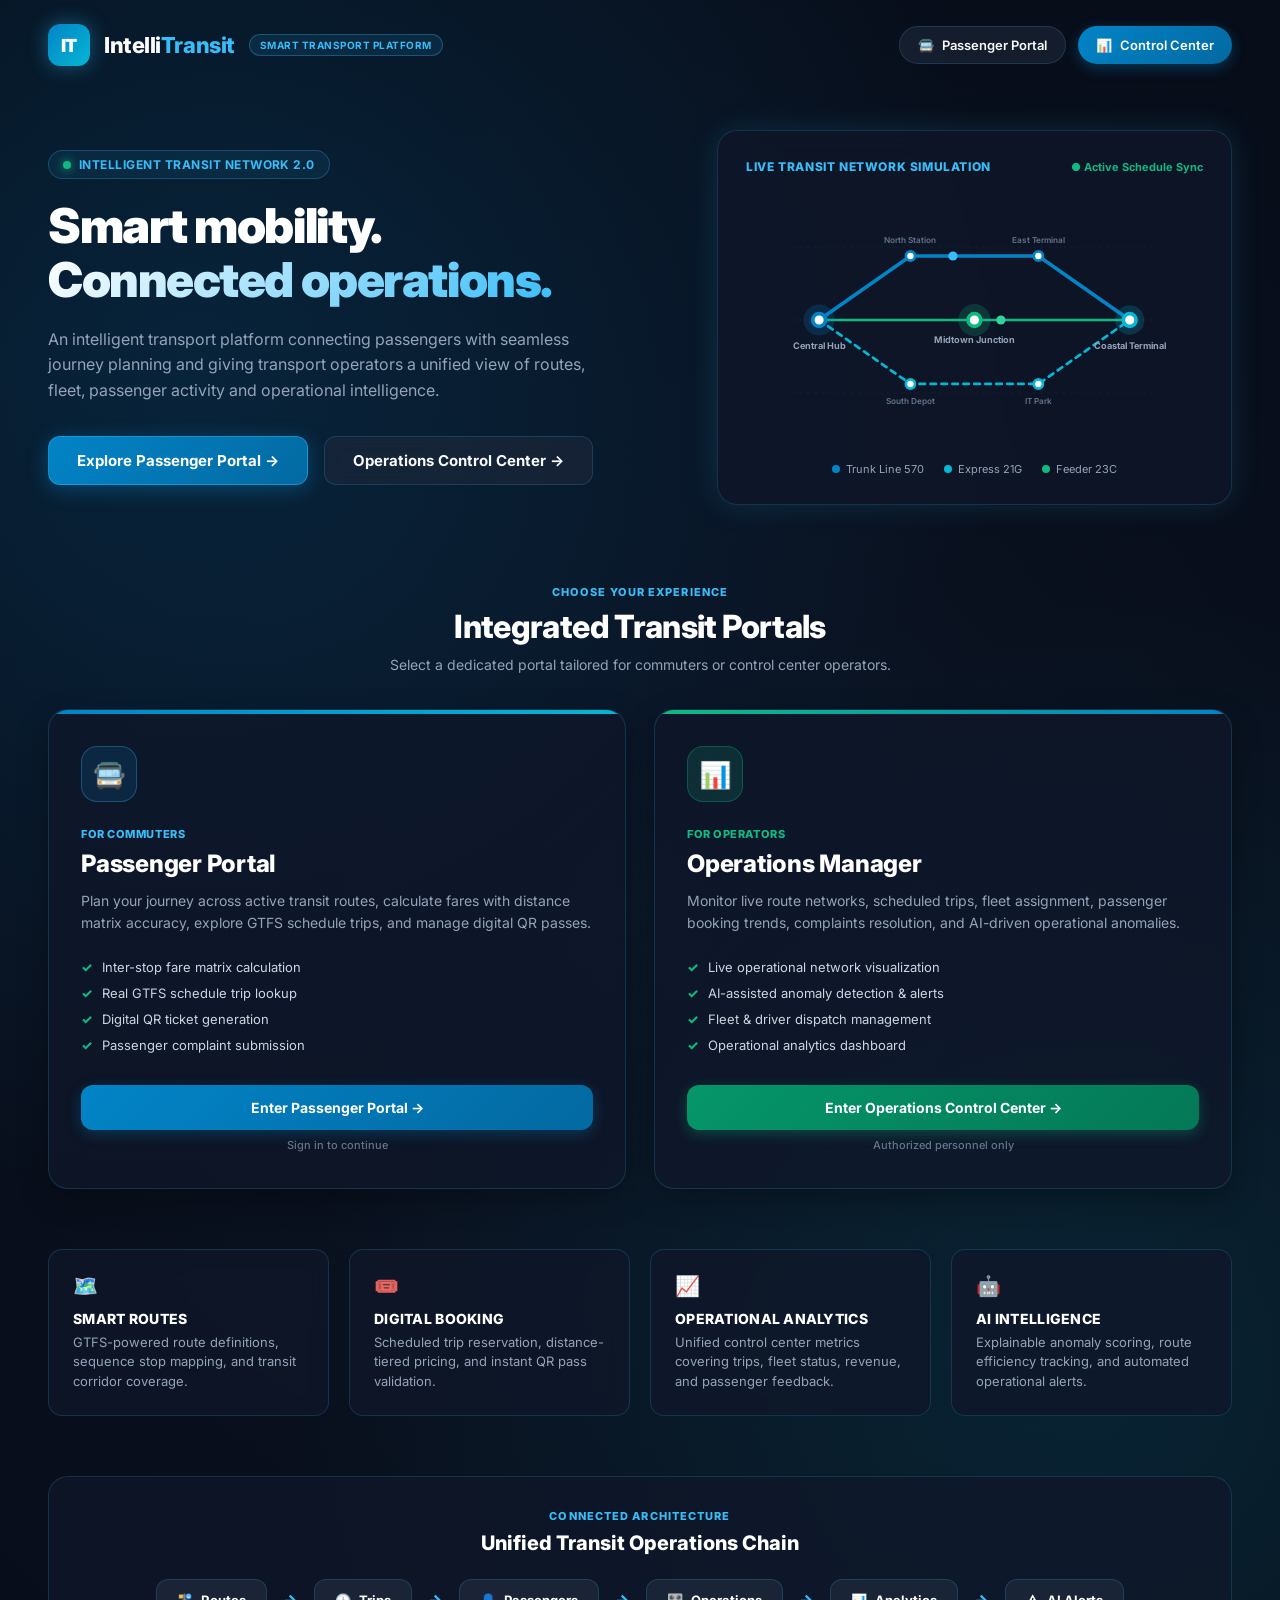
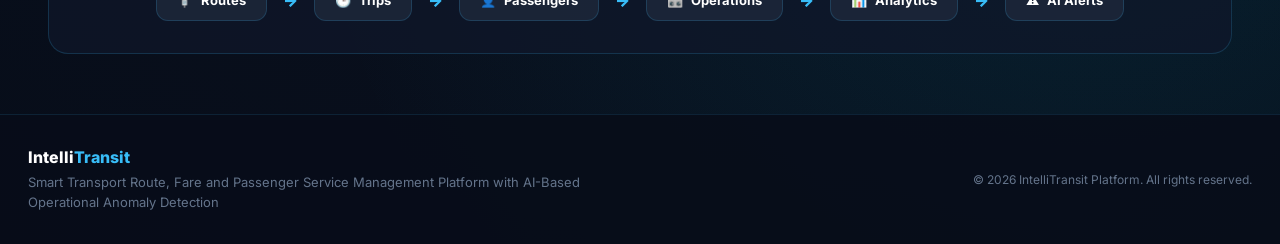
<file: backend/src/main/resources/static/index.html>
<!DOCTYPE html>
<html lang="en">
<head>
    <meta charset="UTF-8">
    <meta name="viewport" content="width=device-width, initial-scale=1.0">
    <title>IntelliTransit — Intelligent Transport & Operations Platform</title>
    <!-- Inter Font -->
    <link rel="preconnect" href="https://fonts.googleapis.com">
    <link rel="preconnect" href="https://fonts.gstatic.com" crossorigin>
    <link href="https://fonts.googleapis.com/css2?family=Inter:wght@300;400;500;600;700;800;900&display=swap" rel="stylesheet">
    <style>
        :root {
            --bg-dark: #070d19;
            --bg-card: rgba(15, 23, 42, 0.75);
            --bg-card-hover: rgba(30, 41, 59, 0.85);
            --primary: #0284c7;
            --primary-glow: #38bdf8;
            --primary-dark: #0369a1;
            --accent-cyan: #06b6d4;
            --accent-emerald: #10b981;
            --accent-amber: #f59e0b;
            --text-main: #f8fafc;
            --text-muted: #94a3b8;
            --text-subtle: #64748b;
            --border-color: rgba(56, 189, 248, 0.18);
            --border-hover: rgba(56, 189, 248, 0.45);
            --radius-lg: 20px;
            --radius-md: 14px;
            --shadow-glow: 0 0 30px rgba(56, 189, 248, 0.15);
        }

        * {
            box-sizing: border-box;
            margin: 0;
            padding: 0;
            font-family: 'Inter', system-ui, -apple-system, sans-serif;
        }

        body {
            background-color: var(--bg-dark);
            color: var(--text-main);
            min-height: 100vh;
            display: flex;
            flex-direction: column;
            overflow-x: hidden;
            background-image: 
                radial-gradient(circle at 15% 20%, rgba(2, 132, 199, 0.18) 0%, transparent 45%),
                radial-gradient(circle at 85% 75%, rgba(6, 182, 212, 0.12) 0%, transparent 45%),
                radial-gradient(circle at 50% 50%, rgba(15, 23, 42, 0.5) 0%, transparent 100%);
        }

        a {
            text-decoration: none;
            color: inherit;
        }

        /* HEADER / NAVBAR */
        .navbar {
            max-width: 1240px;
            width: 100%;
            margin: 0 auto;
            padding: 24px 28px;
            display: flex;
            align-items: center;
            justify-content: space-between;
            z-index: 10;
        }

        .nav-brand {
            display: flex;
            align-items: center;
            gap: 14px;
        }

        .brand-icon {
            width: 42px;
            height: 42px;
            background: linear-gradient(135deg, var(--primary) 0%, var(--accent-cyan) 100%);
            border-radius: 12px;
            display: flex;
            align-items: center;
            justify-content: center;
            font-weight: 900;
            font-size: 18px;
            color: #ffffff;
            box-shadow: 0 0 20px rgba(56, 189, 248, 0.4);
            letter-spacing: -0.03em;
        }

        .brand-title {
            font-size: 22px;
            font-weight: 800;
            letter-spacing: -0.02em;
            color: #ffffff;
        }

        .brand-title span {
            color: var(--primary-glow);
        }

        .brand-badge {
            background: rgba(56, 189, 248, 0.1);
            color: var(--primary-glow);
            border: 1px solid rgba(56, 189, 248, 0.3);
            padding: 4px 10px;
            border-radius: 20px;
            font-size: 10px;
            font-weight: 700;
            letter-spacing: 0.05em;
            text-transform: uppercase;
        }

        .nav-links {
            display: flex;
            gap: 12px;
        }

        .nav-btn {
            padding: 10px 18px;
            border-radius: 30px;
            font-size: 13px;
            font-weight: 600;
            transition: all 0.25s ease;
            display: flex;
            align-items: center;
            gap: 8px;
        }

        .nav-btn-secondary {
            background: rgba(30, 41, 59, 0.6);
            border: 1px solid var(--border-color);
            color: var(--text-main);
        }

        .nav-btn-secondary:hover {
            background: rgba(30, 41, 59, 0.9);
            border-color: var(--primary-glow);
            transform: translateY(-1px);
        }

        .nav-btn-primary {
            background: linear-gradient(135deg, var(--primary) 0%, var(--primary-dark) 100%);
            color: #ffffff;
            box-shadow: 0 4px 14px rgba(2, 132, 199, 0.35);
        }

        .nav-btn-primary:hover {
            box-shadow: 0 6px 20px rgba(56, 189, 248, 0.5);
            transform: translateY(-1px);
        }

        /* MAIN CONTAINER */
        .container {
            max-width: 1240px;
            width: 100%;
            margin: 0 auto;
            padding: 20px 28px 60px 28px;
            flex: 1;
            display: flex;
            flex-direction: column;
            gap: 60px;
        }

        /* HERO SECTION */
        .hero {
            display: grid;
            grid-template-columns: 1.1fr 0.9fr;
            gap: 40px;
            align-items: center;
            padding: 20px 0;
        }

        .hero-badge {
            display: inline-flex;
            align-items: center;
            gap: 8px;
            background: rgba(56, 189, 248, 0.08);
            border: 1px solid rgba(56, 189, 248, 0.25);
            padding: 6px 14px;
            border-radius: 30px;
            color: var(--primary-glow);
            font-size: 12px;
            font-weight: 700;
            margin-bottom: 20px;
            letter-spacing: 0.04em;
        }

        .hero-badge-dot {
            width: 8px;
            height: 8px;
            background-color: var(--accent-emerald);
            border-radius: 50%;
            box-shadow: 0 0 10px var(--accent-emerald);
            animation: pulse 2s infinite ease-in-out;
        }

        .hero-title {
            font-size: 48px;
            font-weight: 900;
            line-height: 1.12;
            letter-spacing: -0.03em;
            color: #ffffff;
            margin-bottom: 20px;
        }

        .hero-title span {
            background: linear-gradient(135deg, #ffffff 0%, var(--primary-glow) 100%);
            -webkit-background-clip: text;
            -webkit-text-fill-color: transparent;
        }

        .hero-subtitle {
            font-size: 16px;
            line-height: 1.6;
            color: var(--text-muted);
            margin-bottom: 32px;
            max-width: 540px;
        }

        .hero-actions {
            display: flex;
            gap: 16px;
            flex-wrap: wrap;
        }

        .btn-large {
            padding: 14px 28px;
            border-radius: 12px;
            font-size: 15px;
            font-weight: 700;
            display: inline-flex;
            align-items: center;
            gap: 10px;
            transition: all 0.25s cubic-bezier(0.16, 1, 0.3, 1);
            cursor: pointer;
        }

        .btn-primary-glow {
            background: linear-gradient(135deg, var(--primary) 0%, #0369a1 100%);
            color: #ffffff;
            border: 1px solid rgba(56, 189, 248, 0.4);
            box-shadow: 0 4px 20px rgba(2, 132, 199, 0.4);
        }

        .btn-primary-glow:hover {
            box-shadow: 0 6px 28px rgba(56, 189, 248, 0.6);
            transform: translateY(-2px);
        }

        .btn-glass {
            background: rgba(30, 41, 59, 0.6);
            color: var(--text-main);
            border: 1px solid var(--border-color);
            backdrop-filter: blur(10px);
        }

        .btn-glass:hover {
            background: rgba(30, 41, 59, 0.9);
            border-color: var(--primary-glow);
            transform: translateY(-2px);
        }

        /* HERO VISUAL (ANIMATED NETWORK GRAPHIC) */
        .hero-visual-card {
            background: var(--bg-card);
            border: 1px solid var(--border-color);
            border-radius: var(--radius-lg);
            padding: 28px;
            position: relative;
            box-shadow: var(--shadow-glow);
            backdrop-filter: blur(16px);
            overflow: hidden;
            display: flex;
            flex-direction: column;
            align-items: center;
            justify-content: center;
            min-height: 340px;
        }

        .network-svg {
            width: 100%;
            height: 260px;
            overflow: visible;
        }

        /* ROLE SELECTION SECTION */
        .section-header {
            text-align: center;
            max-width: 600px;
            margin: 0 auto 36px auto;
        }

        .section-tag {
            color: var(--primary-glow);
            font-size: 11px;
            font-weight: 800;
            letter-spacing: 0.1em;
            text-transform: uppercase;
            margin-bottom: 8px;
        }

        .section-title {
            font-size: 32px;
            font-weight: 800;
            letter-spacing: -0.02em;
            color: #ffffff;
            margin-bottom: 10px;
        }

        .section-sub {
            font-size: 14px;
            color: var(--text-muted);
        }

        .role-cards-grid {
            display: grid;
            grid-template-columns: repeat(auto-fit, minmax(320px, 1fr));
            gap: 28px;
        }

        .role-card {
            background: var(--bg-card);
            border: 1px solid var(--border-color);
            border-radius: var(--radius-lg);
            padding: 36px 32px;
            display: flex;
            flex-direction: column;
            justify-content: space-between;
            transition: all 0.3s cubic-bezier(0.16, 1, 0.3, 1);
            position: relative;
            overflow: hidden;
            box-shadow: 0 10px 30px rgba(0, 0, 0, 0.3);
        }

        .role-card::before {
            content: '';
            position: absolute;
            top: 0;
            left: 0;
            right: 0;
            height: 4px;
            background: transparent;
            transition: all 0.3s ease;
        }

        .role-card-passenger::before {
            background: linear-gradient(90deg, #0284c7, #06b6d4);
        }

        .role-card-manager::before {
            background: linear-gradient(90deg, #10b981, #0284c7);
        }

        .role-card:hover {
            transform: translateY(-4px);
            border-color: var(--border-hover);
            box-shadow: 0 16px 40px rgba(2, 132, 199, 0.2);
            background: var(--bg-card-hover);
        }

        .role-icon-wrapper {
            width: 56px;
            height: 56px;
            border-radius: 16px;
            display: flex;
            align-items: center;
            justify-content: center;
            font-size: 26px;
            margin-bottom: 20px;
        }

        .role-icon-passenger {
            background: rgba(2, 132, 199, 0.15);
            color: #38bdf8;
            border: 1px solid rgba(56, 189, 248, 0.3);
        }

        .role-icon-manager {
            background: rgba(16, 185, 129, 0.15);
            color: #34d399;
            border: 1px solid rgba(16, 185, 129, 0.3);
        }

        .role-badge {
            font-size: 11px;
            font-weight: 800;
            letter-spacing: 0.05em;
            text-transform: uppercase;
            margin-bottom: 8px;
            display: inline-block;
        }

        .role-badge-passenger { color: var(--primary-glow); }
        .role-badge-manager { color: var(--accent-emerald); }

        .role-title {
            font-size: 24px;
            font-weight: 800;
            color: #ffffff;
            margin-bottom: 12px;
            letter-spacing: -0.01em;
        }

        .role-desc {
            font-size: 14px;
            color: var(--text-muted);
            line-height: 1.6;
            margin-bottom: 24px;
        }

        .role-features {
            list-style: none;
            margin-bottom: 32px;
            display: flex;
            flex-direction: column;
            gap: 10px;
        }

        .role-features li {
            font-size: 13px;
            color: #cbd5e1;
            display: flex;
            align-items: center;
            gap: 10px;
        }

        .role-features li span {
            color: var(--accent-emerald);
            font-weight: 800;
        }

        .role-btn {
            width: 100%;
            padding: 14px;
            border-radius: 12px;
            font-size: 14px;
            font-weight: 700;
            text-align: center;
            display: flex;
            align-items: center;
            justify-content: center;
            gap: 8px;
            transition: all 0.25s ease;
        }

        .role-btn-passenger {
            background: linear-gradient(135deg, #0284c7 0%, #0369a1 100%);
            color: #ffffff;
            box-shadow: 0 4px 14px rgba(2, 132, 199, 0.3);
        }

        .role-btn-passenger:hover {
            box-shadow: 0 6px 20px rgba(56, 189, 248, 0.5);
        }

        .role-btn-manager {
            background: linear-gradient(135deg, #059669 0%, #047857 100%);
            color: #ffffff;
            box-shadow: 0 4px 14px rgba(16, 185, 129, 0.3);
        }

        .role-btn-manager:hover {
            box-shadow: 0 6px 20px rgba(16, 185, 129, 0.5);
        }

        /* CAPABILITY STRIP */
        .capabilities-grid {
            display: grid;
            grid-template-columns: repeat(auto-fit, minmax(240px, 1fr));
            gap: 20px;
        }

        .cap-card {
            background: var(--bg-card);
            border: 1px solid var(--border-color);
            border-radius: var(--radius-md);
            padding: 24px;
            backdrop-filter: blur(10px);
            transition: all 0.25s ease;
        }

        .cap-card:hover {
            border-color: var(--border-hover);
            transform: translateY(-2px);
        }

        .cap-icon {
            font-size: 20px;
            margin-bottom: 12px;
            color: var(--primary-glow);
        }

        .cap-title {
            font-size: 14px;
            font-weight: 800;
            color: #ffffff;
            letter-spacing: 0.02em;
            margin-bottom: 6px;
            text-transform: uppercase;
        }

        .cap-desc {
            font-size: 13px;
            color: var(--text-muted);
            line-height: 1.5;
        }

        /* MINI SCHEMATIC SECTION */
        .schematic-card {
            background: var(--bg-card);
            border: 1px solid var(--border-color);
            border-radius: var(--radius-lg);
            padding: 32px;
            text-align: center;
        }

        .schematic-flow {
            display: flex;
            align-items: center;
            justify-content: center;
            gap: 16px;
            flex-wrap: wrap;
            margin-top: 24px;
        }

        .schematic-node {
            background: rgba(30, 41, 59, 0.8);
            border: 1px solid var(--border-color);
            padding: 12px 20px;
            border-radius: 12px;
            font-size: 13px;
            font-weight: 700;
            color: #ffffff;
            display: flex;
            align-items: center;
            gap: 8px;
        }

        .schematic-arrow {
            color: var(--primary-glow);
            font-weight: 900;
            font-size: 16px;
        }

        /* FOOTER */
        .footer {
            border-top: 1px solid rgba(56, 189, 248, 0.12);
            padding: 32px 28px;
            margin-top: auto;
            background: rgba(7, 13, 25, 0.9);
        }

        .footer-inner {
            max-width: 1240px;
            margin: 0 auto;
            display: flex;
            align-items: center;
            justify-content: space-between;
            flex-wrap: wrap;
            gap: 20px;
        }

        .footer-text {
            font-size: 13px;
            color: var(--text-subtle);
            max-width: 600px;
            line-height: 1.5;
        }

        .footer-brand {
            font-weight: 800;
            color: #ffffff;
            font-size: 16px;
        }

        .footer-brand span {
            color: var(--primary-glow);
        }

        /* ANIMATIONS */
        @keyframes pulse {
            0%, 100% { opacity: 1; transform: scale(1); }
            50% { opacity: 0.5; transform: scale(0.85); }
        }

        /* RESPONSIVE LAYOUT */
        @media (max-width: 900px) {
            .hero {
                grid-template-columns: 1fr;
                text-align: center;
            }

            .hero-subtitle {
                margin: 0 auto 32px auto;
            }

            .hero-actions {
                justify-content: center;
            }

            .navbar {
                flex-direction: column;
                gap: 16px;
            }
        }
    </style>
</head>
<body>

    <!-- NAVBAR -->
    <header class="navbar">
        <div class="nav-brand">
            <div class="brand-icon">IT</div>
            <div>
                <div class="brand-title">Intelli<span>Transit</span></div>
            </div>
            <span class="brand-badge">SMART TRANSPORT PLATFORM</span>
        </div>

        <nav class="nav-links">
            <a href="/passenger.html" class="nav-btn nav-btn-secondary">
                <span>🚍</span> Passenger Portal
            </a>
            <a href="/manager.html" class="nav-btn nav-btn-primary">
                <span>📊</span> Control Center
            </a>
        </nav>
    </header>

    <!-- MAIN CONTENT -->
    <main class="container">

        <!-- HERO SECTION -->
        <section class="hero">
            <div>
                <div class="hero-badge">
                    <span class="hero-badge-dot"></span> INTELLIGENT TRANSIT NETWORK 2.0
                </div>
                <h1 class="hero-title">
                    Smart mobility.<br>
                    <span>Connected operations.</span>
                </h1>
                <p class="hero-subtitle">
                    An intelligent transport platform connecting passengers with seamless journey planning and giving transport operators a unified view of routes, fleet, passenger activity and operational intelligence.
                </p>
                <div class="hero-actions">
                    <a href="/passenger.html" class="btn-large btn-primary-glow">
                        Explore Passenger Portal →
                    </a>
                    <a href="/manager.html" class="btn-large btn-glass">
                        Operations Control Center →
                    </a>
                </div>
            </div>

            <!-- HERO VISUAL: ANIMATED TRANSIT NETWORK -->
            <div class="hero-visual-card">
                <div style="width:100%;display:flex;justify-content:space-between;align-items:center;margin-bottom:16px;">
                    <div style="font-size:12px;font-weight:800;color:var(--primary-glow);letter-spacing:0.05em;text-transform:uppercase;">
                        Live Transit Network Simulation
                    </div>
                    <span style="font-size:11px;color:var(--accent-emerald);font-weight:700;">● Active Schedule Sync</span>
                </div>

                <svg class="network-svg" viewBox="0 0 500 240" fill="none" xmlns="http://www.w3.org/2000/svg">
                    <!-- Background Grid Lines -->
                    <line x1="50" y1="40" x2="450" y2="40" stroke="rgba(56,189,248,0.06)" stroke-dasharray="4 4" />
                    <line x1="50" y1="120" x2="450" y2="120" stroke="rgba(56,189,248,0.06)" stroke-dasharray="4 4" />
                    <line x1="50" y1="200" x2="450" y2="200" stroke="rgba(56,189,248,0.06)" stroke-dasharray="4 4" />

                    <!-- Route Paths -->
                    <!-- Route 1: Central Hub to North Corridor -->
                    <path d="M 80 120 L 180 50 L 320 50 L 420 120" stroke="#0284c7" stroke-width="4" stroke-linecap="round" />
                    <!-- Route 2: Central Hub to South Express -->
                    <path d="M 80 120 L 180 190 L 320 190 L 420 120" stroke="#06b6d4" stroke-width="3" stroke-dasharray="6 6" stroke-linecap="round" />
                    <!-- Route 3: Direct Trunk Line -->
                    <path d="M 80 120 L 250 120 L 420 120" stroke="#10b981" stroke-width="3" stroke-linecap="round" />

                    <!-- Pulse Animations on Nodes -->
                    <circle cx="80" cy="120" r="14" fill="rgba(2,132,199,0.2)">
                        <animate attributeName="r" values="10;18;10" dur="3s" repeatCount="indefinite"/>
                    </circle>
                    <circle cx="250" cy="120" r="14" fill="rgba(16,185,129,0.2)">
                        <animate attributeName="r" values="10;18;10" dur="2.5s" repeatCount="indefinite"/>
                    </circle>
                    <circle cx="420" cy="120" r="14" fill="rgba(6,182,212,0.2)">
                        <animate attributeName="r" values="10;18;10" dur="3.5s" repeatCount="indefinite"/>
                    </circle>

                    <!-- Station Nodes -->
                    <circle cx="80" cy="120" r="7" fill="#ffffff" stroke="#0284c7" stroke-width="4" />
                    <text x="80" y="152" fill="#94a3b8" font-size="10" font-weight="700" text-anchor="middle">Central Hub</text>

                    <circle cx="180" cy="50" r="5" fill="#ffffff" stroke="#0284c7" stroke-width="3" />
                    <text x="180" y="36" fill="#64748b" font-size="9" font-weight="600" text-anchor="middle">North Station</text>

                    <circle cx="320" cy="50" r="5" fill="#ffffff" stroke="#0284c7" stroke-width="3" />
                    <text x="320" y="36" fill="#64748b" font-size="9" font-weight="600" text-anchor="middle">East Terminal</text>

                    <circle cx="250" cy="120" r="7" fill="#ffffff" stroke="#10b981" stroke-width="4" />
                    <text x="250" y="145" fill="#94a3b8" font-size="10" font-weight="700" text-anchor="middle">Midtown Junction</text>

                    <circle cx="180" cy="190" r="5" fill="#ffffff" stroke="#06b6d4" stroke-width="3" />
                    <text x="180" y="212" fill="#64748b" font-size="9" font-weight="600" text-anchor="middle">South Depot</text>

                    <circle cx="320" cy="190" r="5" fill="#ffffff" stroke="#06b6d4" stroke-width="3" />
                    <text x="320" y="212" fill="#64748b" font-size="9" font-weight="600" text-anchor="middle">IT Park</text>

                    <circle cx="420" cy="120" r="7" fill="#ffffff" stroke="#06b6d4" stroke-width="4" />
                    <text x="420" y="152" fill="#94a3b8" font-size="10" font-weight="700" text-anchor="middle">Coastal Terminal</text>

                    <!-- Moving Transit Dot 1 (North Route) -->
                    <circle r="5" fill="#38bdf8">
                        <animateMotion path="M 80 120 L 180 50 L 320 50 L 420 120 L 320 50 L 180 50 Z" dur="6s" repeatCount="indefinite" />
                    </circle>

                    <!-- Moving Transit Dot 2 (Trunk Line) -->
                    <circle r="5" fill="#34d399">
                        <animateMotion path="M 80 120 L 250 120 L 420 120 L 250 120 Z" dur="4.5s" repeatCount="indefinite" />
                    </circle>
                </svg>

                <div style="display:flex;gap:20px;margin-top:12px;font-size:11px;color:var(--text-muted);">
                    <span style="display:flex;align-items:center;gap:6px;"><span style="width:8px;height:8px;background:#0284c7;border-radius:50%;"></span> Trunk Line 570</span>
                    <span style="display:flex;align-items:center;gap:6px;"><span style="width:8px;height:8px;background:#06b6d4;border-radius:50%;"></span> Express 21G</span>
                    <span style="display:flex;align-items:center;gap:6px;"><span style="width:8px;height:8px;background:#10b981;border-radius:50%;"></span> Feeder 23C</span>
                </div>
            </div>
        </section>

        <!-- ROLE SELECTION SECTION -->
        <section>
            <div class="section-header">
                <div class="section-tag">CHOOSE YOUR EXPERIENCE</div>
                <h2 class="section-title">Integrated Transit Portals</h2>
                <p class="section-sub">Select a dedicated portal tailored for commuters or control center operators.</p>
            </div>

            <div class="role-cards-grid">
                <!-- CARD 1: PASSENGER PORTAL -->
                <div class="role-card role-card-passenger">
                    <div>
                        <div class="role-icon-wrapper role-icon-passenger">🚍</div>
                        <span class="role-badge role-badge-passenger">FOR COMMUTERS</span>
                        <h3 class="role-title">Passenger Portal</h3>
                        <p class="role-desc">
                            Plan your journey across active transit routes, calculate fares with distance matrix accuracy, explore GTFS schedule trips, and manage digital QR passes.
                        </p>
                        <ul class="role-features">
                            <li><span>✓</span> Inter-stop fare matrix calculation</li>
                            <li><span>✓</span> Real GTFS schedule trip lookup</li>
                            <li><span>✓</span> Digital QR ticket generation</li>
                            <li><span>✓</span> Passenger complaint submission</li>
                        </ul>
                    </div>
                    <a href="/passenger.html" class="role-btn role-btn-passenger">
                        Enter Passenger Portal →
                    </a>
                    <div style="font-size:11px;color:var(--text-subtle);text-align:center;margin-top:8px;font-weight:500;">Sign in to continue</div>
                </div>

                <!-- CARD 2: OPERATIONS MANAGER -->
                <div class="role-card role-card-manager">
                    <div>
                        <div class="role-icon-wrapper role-icon-manager">📊</div>
                        <span class="role-badge role-badge-manager">FOR OPERATORS</span>
                        <h3 class="role-title">Operations Manager</h3>
                        <p class="role-desc">
                            Monitor live route networks, scheduled trips, fleet assignment, passenger booking trends, complaints resolution, and AI-driven operational anomalies.
                        </p>
                        <ul class="role-features">
                            <li><span>✓</span> Live operational network visualization</li>
                            <li><span>✓</span> AI-assisted anomaly detection & alerts</li>
                            <li><span>✓</span> Fleet & driver dispatch management</li>
                            <li><span>✓</span> Operational analytics dashboard</li>
                        </ul>
                    </div>
                    <a href="/manager.html" class="role-btn role-btn-manager">
                        Enter Operations Control Center →
                    </a>
                    <div style="font-size:11px;color:var(--text-subtle);text-align:center;margin-top:8px;font-weight:500;">Authorized personnel only</div>
                </div>
            </div>
        </section>

        <!-- CAPABILITY STRIP -->
        <section class="capabilities-grid">
            <div class="cap-card">
                <div class="cap-icon">🗺️</div>
                <div class="cap-title">SMART ROUTES</div>
                <div class="cap-desc">GTFS-powered route definitions, sequence stop mapping, and transit corridor coverage.</div>
            </div>
            <div class="cap-card">
                <div class="cap-icon">🎟️</div>
                <div class="cap-title">DIGITAL BOOKING</div>
                <div class="cap-desc">Scheduled trip reservation, distance-tiered pricing, and instant QR pass validation.</div>
            </div>
            <div class="cap-card">
                <div class="cap-icon">📈</div>
                <div class="cap-title">OPERATIONAL ANALYTICS</div>
                <div class="cap-desc">Unified control center metrics covering trips, fleet status, revenue, and passenger feedback.</div>
            </div>
            <div class="cap-card">
                <div class="cap-icon">🤖</div>
                <div class="cap-title">AI INTELLIGENCE</div>
                <div class="cap-desc">Explainable anomaly scoring, route efficiency tracking, and automated operational alerts.</div>
            </div>
        </section>

        <!-- MINI SCHEMATIC SECTION -->
        <section class="schematic-card">
            <div class="section-tag">CONNECTED ARCHITECTURE</div>
            <h3 style="font-size:20px;font-weight:800;color:#ffffff;margin-top:6px;">Unified Transit Operations Chain</h3>
            <div class="schematic-flow">
                <div class="schematic-node"><span>🚏</span> Routes</div>
                <div class="schematic-arrow">→</div>
                <div class="schematic-node"><span>🕒</span> Trips</div>
                <div class="schematic-arrow">→</div>
                <div class="schematic-node"><span>👤</span> Passengers</div>
                <div class="schematic-arrow">→</div>
                <div class="schematic-node"><span>🎛️</span> Operations</div>
                <div class="schematic-arrow">→</div>
                <div class="schematic-node"><span>📊</span> Analytics</div>
                <div class="schematic-arrow">→</div>
                <div class="schematic-node"><span>⚠️</span> AI Alerts</div>
            </div>
        </section>

    </main>

    <!-- FOOTER -->
    <footer class="footer">
        <div class="footer-inner">
            <div>
                <div class="footer-brand">Intelli<span>Transit</span></div>
                <p class="footer-text" style="margin-top:6px;">
                    Smart Transport Route, Fare and Passenger Service Management Platform with AI-Based Operational Anomaly Detection
                </p>
            </div>
            <div style="font-size:12px;color:var(--text-subtle);">
                © 2026 IntelliTransit Platform. All rights reserved.
            </div>
        </div>
    </footer>

</body>
</html>
</file>
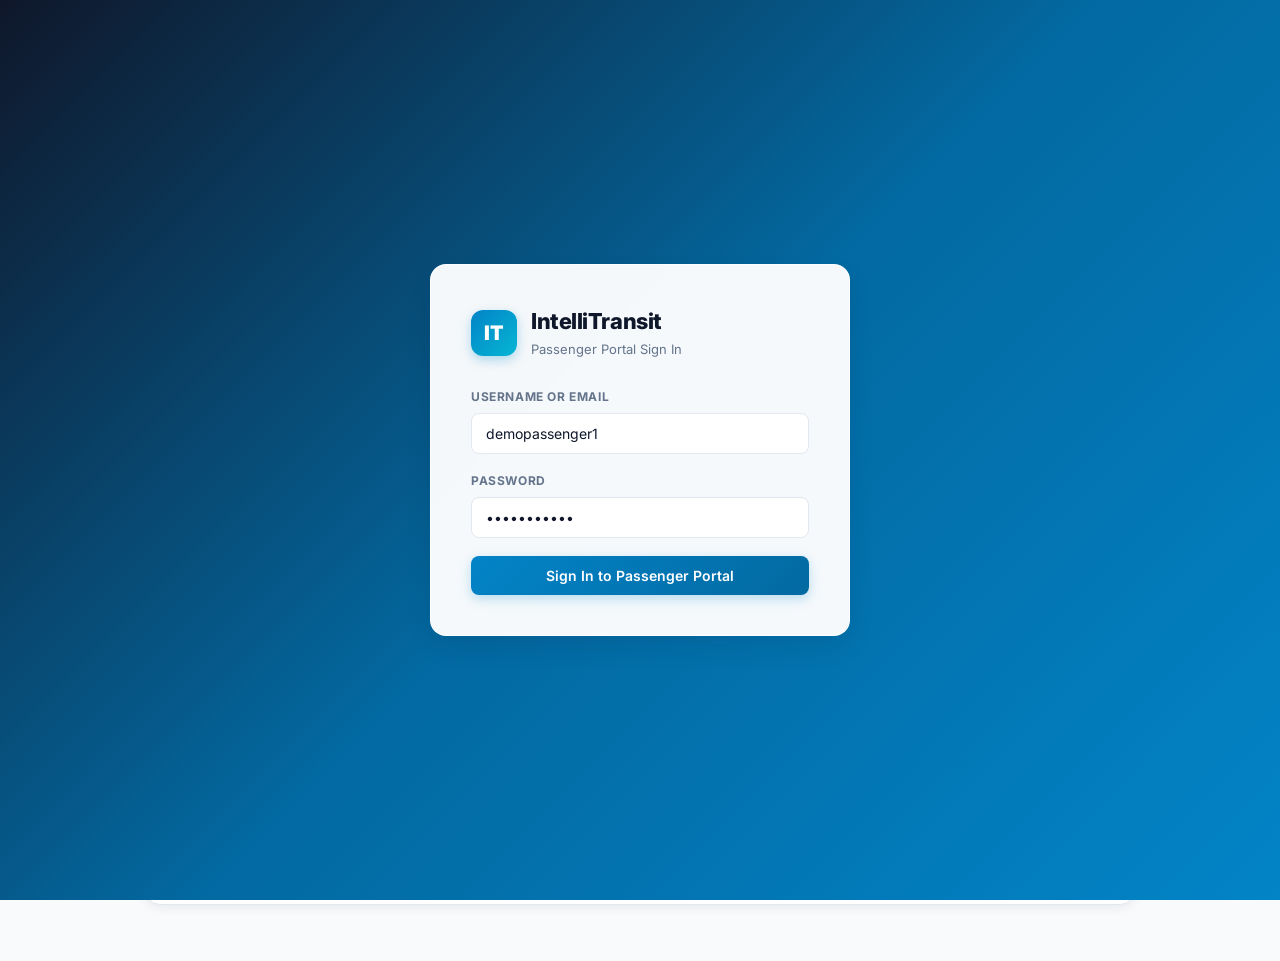
<file: backend/src/main/resources/static/passenger.html>
<!DOCTYPE html>
<html lang="en">
<head>
    <meta charset="UTF-8">
    <meta name="viewport" content="width=device-width, initial-scale=1.0">
    <title>IntelliTransit — Passenger Portal</title>
    <!-- Inter Font & Lucide Icons -->
    <link rel="preconnect" href="https://fonts.googleapis.com">
    <link rel="preconnect" href="https://fonts.gstatic.com" crossorigin>
    <link href="https://fonts.googleapis.com/css2?family=Inter:wght@300;400;500;600;700;800;900&display=swap" rel="stylesheet">
    <style>
        :root {
            --bg-body: #f8fafc;
            --bg-card: #ffffff;
            --primary: #0284c7;
            --primary-hover: #0369a1;
            --primary-light: #f0f9ff;
            --primary-border: #bae6fd;
            --secondary: #0f172a;
            --accent-cyan: #06b6d4;
            --accent-emerald: #10b981;
            
            --text-main: #0f172a;
            --text-muted: #64748b;
            --text-subtle: #94a3b8;
            --border-color: #e2e8f0;
            --border-light: #f1f5f9;
            
            --radius-lg: 16px;
            --radius-md: 12px;
            --radius-sm: 8px;
            
            --shadow-sm: 0 1px 3px 0 rgb(0 0 0 / 0.05);
            --shadow-md: 0 4px 12px -2px rgba(15, 23, 42, 0.08);
            --shadow-lg: 0 12px 28px -4px rgba(15, 23, 42, 0.12);
            --shadow-glow: 0 0 20px rgba(2, 132, 199, 0.18);
        }

        * {
            box-sizing: border-box;
            margin: 0;
            padding: 0;
            font-family: 'Inter', system-ui, -apple-system, sans-serif;
        }

        body {
            background-color: var(--bg-body);
            background-image: 
                radial-gradient(at 0% 0%, rgba(2, 132, 199, 0.04) 0px, transparent 50%),
                radial-gradient(at 100% 100%, rgba(6, 182, 212, 0.04) 0px, transparent 50%);
            background-attachment: fixed;
            color: var(--text-main);
            min-height: 100vh;
            display: flex;
            flex-direction: column;
            font-size: 14px;
            line-height: 1.5;
            -webkit-font-smoothing: antialiased;
        }

        /* ANIMATIONS */
        @keyframes fadeInUp {
            from { opacity: 0; transform: translateY(12px); }
            to { opacity: 1; transform: translateY(0); }
        }

        @keyframes scaleIn {
            from { opacity: 0; transform: scale(0.96); }
            to { opacity: 1; transform: scale(1); }
        }

        @keyframes pulseDot {
            0%, 100% { opacity: 1; transform: scale(1); }
            50% { opacity: 0.5; transform: scale(1.2); }
        }

        @keyframes slideInRight {
            from { opacity: 0; transform: translateX(20px); }
            to { opacity: 1; transform: translateX(0); }
        }

        /* LOGIN OVERLAY */
        #login-view {
            position: fixed;
            inset: 0;
            background: linear-gradient(135deg, #0f172a 0%, #0369a1 50%, #0284c7 100%);
            display: flex;
            align-items: center;
            justify-content: center;
            z-index: 9999;
            padding: 20px;
        }

        .login-card {
            background: rgba(255, 255, 255, 0.96);
            backdrop-filter: blur(16px);
            border-radius: var(--radius-lg);
            padding: 40px;
            width: 100%;
            max-width: 420px;
            box-shadow: var(--shadow-lg);
            border: 1px solid rgba(255, 255, 255, 0.8);
            animation: scaleIn 0.3s cubic-bezier(0.16, 1, 0.3, 1);
        }

        .login-brand {
            display: flex;
            align-items: center;
            gap: 14px;
            margin-bottom: 28px;
        }

        .brand-icon {
            width: 46px;
            height: 46px;
            background: linear-gradient(135deg, var(--primary) 0%, var(--accent-cyan) 100%);
            color: white;
            border-radius: var(--radius-md);
            display: flex;
            align-items: center;
            justify-content: center;
            font-weight: 900;
            font-size: 20px;
            box-shadow: 0 4px 12px rgba(2, 132, 199, 0.3);
        }

        .login-title {
            font-size: 22px;
            font-weight: 800;
            color: var(--text-main);
            letter-spacing: -0.02em;
        }

        .login-subtitle {
            font-size: 13px;
            color: var(--text-muted);
            margin-top: 2px;
        }

        .form-group {
            margin-bottom: 18px;
        }

        .form-label {
            display: block;
            font-size: 12px;
            font-weight: 700;
            text-transform: uppercase;
            letter-spacing: 0.05em;
            color: var(--text-muted);
            margin-bottom: 7px;
        }

        .form-input, .form-select {
            width: 100%;
            padding: 11px 14px;
            font-size: 14px;
            border: 1px solid var(--border-color);
            border-radius: var(--radius-sm);
            outline: none;
            background: #ffffff;
            color: var(--text-main);
            transition: all 0.2s ease;
        }

        .form-input:focus, .form-select:focus {
            border-color: var(--primary);
            box-shadow: 0 0 0 3px rgba(2, 132, 199, 0.15);
        }

        .btn {
            display: inline-flex;
            align-items: center;
            justify-content: center;
            gap: 8px;
            padding: 11px 20px;
            font-size: 14px;
            font-weight: 600;
            border-radius: var(--radius-sm);
            border: none;
            cursor: pointer;
            transition: all 0.2s cubic-bezier(0.16, 1, 0.3, 1);
            text-decoration: none;
        }

        .btn-primary {
            background: linear-gradient(135deg, var(--primary) 0%, #0369a1 100%);
            color: #ffffff;
            box-shadow: 0 4px 12px rgba(2, 132, 199, 0.25);
        }

        .btn-primary:hover:not(:disabled) {
            transform: translateY(-1px);
            box-shadow: 0 6px 16px rgba(2, 132, 199, 0.35);
        }

        .btn-primary:active:not(:disabled) {
            transform: translateY(0);
        }

        .btn-primary:disabled {
            background: #94a3b8;
            box-shadow: none;
            cursor: not-allowed;
            opacity: 0.7;
        }

        .btn-secondary {
            background: #ffffff;
            color: var(--text-main);
            border: 1px solid var(--border-color);
            box-shadow: var(--shadow-sm);
        }

        .btn-secondary:hover {
            background: var(--primary-light);
            border-color: var(--primary-border);
            color: var(--primary);
            transform: translateY(-1px);
        }

        .btn-block {
            width: 100%;
        }

        .login-error {
            background-color: #fef2f2;
            color: #991b1b;
            padding: 12px;
            border-radius: var(--radius-sm);
            font-size: 13px;
            margin-bottom: 18px;
            display: none;
            border: 1px solid #fecaca;
            font-weight: 500;
        }

        /* HEADER NAV */
        .navbar {
            background: rgba(255, 255, 255, 0.9);
            backdrop-filter: blur(12px);
            border-bottom: 1px solid var(--border-color);
            padding: 14px 32px;
            display: flex;
            align-items: center;
            justify-content: space-between;
            position: sticky;
            top: 0;
            z-index: 100;
            box-shadow: var(--shadow-sm);
        }

        .nav-brand {
            display: flex;
            align-items: center;
            gap: 12px;
            font-weight: 800;
            font-size: 18px;
            color: var(--secondary);
            text-decoration: none;
            cursor: pointer;
            letter-spacing: -0.02em;
        }

        .nav-brand span {
            color: var(--primary);
        }

        .live-dot {
            width: 8px;
            height: 8px;
            background-color: var(--accent-emerald);
            border-radius: 50%;
            display: inline-block;
            animation: pulseDot 2s infinite ease-in-out;
            margin-left: 6px;
        }

        .nav-links {
            display: flex;
            align-items: center;
            gap: 6px;
        }

        .nav-link {
            padding: 8px 16px;
            border-radius: 20px;
            color: var(--text-muted);
            text-decoration: none;
            font-weight: 600;
            font-size: 13px;
            cursor: pointer;
            transition: all 0.2s ease;
        }

        .nav-link:hover {
            background: var(--primary-light);
            color: var(--primary);
        }

        .nav-link.active {
            background: var(--primary);
            color: #ffffff;
            box-shadow: 0 2px 8px rgba(2, 132, 199, 0.3);
        }

        /* MAIN CONTAINER */
        .container {
            max-width: 1040px;
            margin: 0 auto;
            padding: 32px 24px;
            width: 100%;
            flex: 1;
        }

        .tab-content {
            display: none;
            animation: fadeInUp 0.3s cubic-bezier(0.16, 1, 0.3, 1);
        }

        .tab-content.active {
            display: block;
        }

        .card {
            background: var(--bg-card);
            border: 1px solid var(--border-color);
            border-radius: var(--radius-lg);
            padding: 28px;
            box-shadow: var(--shadow-md);
            margin-bottom: 24px;
            transition: all 0.2s ease;
        }

        .card-title {
            font-size: 18px;
            font-weight: 800;
            margin-bottom: 20px;
            color: var(--text-main);
            display: flex;
            align-items: center;
            gap: 10px;
            letter-spacing: -0.01em;
        }

        /* HERO BANNER */
        .hero-banner {
            background: linear-gradient(135deg, #0f172a 0%, #0369a1 60%, #0284c7 100%);
            color: white;
            border-radius: var(--radius-lg);
            padding: 36px 40px;
            margin-bottom: 28px;
            box-shadow: var(--shadow-lg);
            position: relative;
            overflow: hidden;
        }

        .hero-banner::after {
            content: '';
            position: absolute;
            top: -50%;
            right: -10%;
            width: 300px;
            height: 300px;
            background: radial-gradient(circle, rgba(6, 182, 212, 0.2) 0%, transparent 70%);
            border-radius: 50%;
            pointer-events: none;
        }

        .hero-banner h1 {
            font-size: 28px;
            font-weight: 900;
            margin-bottom: 8px;
            letter-spacing: -0.02em;
        }

        .hero-banner p {
            color: #bae6fd;
            font-size: 15px;
            max-width: 600px;
            line-height: 1.6;
        }

        .hero-tags {
            display: flex;
            gap: 12px;
            margin-top: 16px;
            flex-wrap: wrap;
        }

        .hero-tag {
            background: rgba(255, 255, 255, 0.12);
            backdrop-filter: blur(4px);
            border: 1px solid rgba(255, 255, 255, 0.2);
            color: #ffffff;
            font-size: 12px;
            font-weight: 600;
            padding: 4px 12px;
            border-radius: 14px;
            display: inline-flex;
            align-items: center;
            gap: 6px;
        }

        /* QUICK ACTION CARDS */
        .quick-actions-grid {
            display: grid;
            grid-template-columns: repeat(auto-fit, minmax(210px, 1fr));
            gap: 16px;
        }

        .action-card {
            background: var(--bg-card);
            border: 1px solid var(--border-color);
            border-radius: var(--radius-md);
            padding: 22px;
            cursor: pointer;
            transition: all 0.2s cubic-bezier(0.16, 1, 0.3, 1);
            display: flex;
            flex-direction: column;
            justify-content: space-between;
            box-shadow: var(--shadow-sm);
        }

        .action-card:hover {
            transform: translateY(-3px);
            border-color: var(--primary);
            box-shadow: var(--shadow-glow);
            background: var(--primary-light);
        }

        .action-icon-badge {
            width: 38px;
            height: 38px;
            border-radius: var(--radius-sm);
            background: var(--primary-light);
            color: var(--primary);
            display: flex;
            align-items: center;
            justify-content: center;
            font-weight: 800;
            font-size: 16px;
            margin-bottom: 12px;
        }

        .action-card-title {
            font-weight: 700;
            font-size: 15px;
            color: var(--text-main);
            margin-bottom: 4px;
        }

        .action-card-sub {
            font-size: 12px;
            color: var(--text-muted);
            line-height: 1.4;
        }

        /* STEP BY STEP JOURNEY FLOW */
        .journey-flow-steps {
            display: flex;
            align-items: center;
            justify-content: space-between;
            gap: 8px;
            margin-bottom: 24px;
            padding: 16px 20px;
            background: var(--primary-light);
            border-radius: var(--radius-md);
            border: 1px solid var(--primary-border);
            overflow-x: auto;
        }

        .flow-step {
            display: flex;
            align-items: center;
            gap: 8px;
            font-size: 12px;
            font-weight: 700;
            color: var(--text-muted);
            white-space: nowrap;
        }

        .flow-step.active {
            color: var(--primary);
        }

        .flow-step-num {
            width: 24px;
            height: 24px;
            border-radius: 50%;
            background: #e2e8f0;
            color: var(--text-muted);
            display: flex;
            align-items: center;
            justify-content: center;
            font-size: 11px;
            font-weight: 800;
        }

        .flow-step.active .flow-step-num {
            background: var(--primary);
            color: white;
        }

        .flow-arrow {
            color: var(--text-subtle);
            font-weight: 800;
        }

        /* FARE RESULT FOCAL POINT */
        .fare-result-card {
            display: none;
            margin-top: 24px;
            padding: 24px;
            background: linear-gradient(135deg, #ffffff 0%, var(--primary-light) 100%);
            border-radius: var(--radius-md);
            border: 2px solid var(--primary);
            box-shadow: var(--shadow-glow);
            animation: scaleIn 0.3s cubic-bezier(0.16, 1, 0.3, 1);
        }

        .fare-amount-large {
            font-size: 36px;
            font-weight: 900;
            color: var(--primary);
            letter-spacing: -0.03em;
            line-height: 1.1;
        }

        .fare-details-grid {
            display: grid;
            grid-template-columns: repeat(auto-fit, minmax(180px, 1fr));
            gap: 12px;
            margin-top: 16px;
            padding-top: 16px;
            border-top: 1px solid var(--primary-border);
        }

        .fare-detail-item {
            background: rgba(255, 255, 255, 0.8);
            padding: 10px 14px;
            border-radius: var(--radius-sm);
            border: 1px solid var(--border-color);
        }

        .fare-detail-label {
            font-size: 11px;
            font-weight: 700;
            text-transform: uppercase;
            color: var(--text-muted);
            margin-bottom: 2px;
        }

        .fare-detail-val {
            font-size: 13px;
            font-weight: 700;
            color: var(--text-main);
        }

        /* DIGITAL TRANSIT TICKET PASS */
        .transit-pass-card {
            background: #ffffff;
            border: 1px solid var(--border-color);
            border-radius: 20px;
            box-shadow: var(--shadow-lg);
            max-width: 440px;
            margin: 0 auto 24px auto;
            position: relative;
            overflow: hidden;
            animation: scaleIn 0.35s cubic-bezier(0.16, 1, 0.3, 1);
        }

        .pass-header {
            background: linear-gradient(135deg, #0f172a 0%, #0284c7 100%);
            color: white;
            padding: 20px 24px;
            display: flex;
            align-items: center;
            justify-content: space-between;
        }

        .pass-route-name {
            font-size: 16px;
            font-weight: 800;
            letter-spacing: -0.01em;
        }

        .pass-ref {
            font-size: 12px;
            color: #bae6fd;
            font-family: monospace;
            font-weight: 700;
        }

        .pass-body {
            padding: 24px;
            display: flex;
            flex-direction: column;
            align-items: center;
            text-align: center;
            background: #ffffff;
            position: relative;
        }

        /* Ticket Side Notches */
        .pass-body::before, .pass-body::after {
            content: '';
            position: absolute;
            top: -12px;
            width: 24px;
            height: 24px;
            background: var(--bg-body);
            border-radius: 50%;
        }
        .pass-body::before { left: -12px; }
        .pass-body::after { right: -12px; }

        .qr-wrapper {
            background: #ffffff;
            padding: 12px;
            border-radius: 16px;
            border: 2px solid var(--primary-border);
            box-shadow: 0 4px 16px rgba(2, 132, 199, 0.12);
            margin: 16px 0;
            display: inline-block;
        }

        .qr-img {
            width: 200px;
            height: 200px;
            border-radius: 8px;
            display: block;
        }

        .pass-footer {
            background: var(--primary-light);
            border-top: 1px dashed var(--primary-border);
            padding: 14px 24px;
            display: flex;
            align-items: center;
            justify-content: space-between;
            font-size: 12px;
        }

        /* BADGES */
        .badge {
            display: inline-flex;
            align-items: center;
            gap: 4px;
            padding: 4px 12px;
            border-radius: 14px;
            font-size: 11px;
            font-weight: 800;
            letter-spacing: 0.02em;
            text-transform: uppercase;
        }

        .badge-paid { background: #dcfce7; color: #15803d; border: 1px solid #bbf7d0; }
        .badge-pending { background: #fef3c7; color: #b45309; border: 1px solid #fef08a; }
        .badge-active { background: #e0f2fe; color: #0369a1; border: 1px solid #bae6fd; }
        .badge-open { background: #fef2f2; color: #991b1b; border: 1px solid #fecaca; }
        .badge-resolved { background: #dcfce7; color: #15803d; border: 1px solid #bbf7d0; }

        /* BOOKINGS CARD GRID */
        .booking-cards-grid {
            display: grid;
            grid-template-columns: repeat(auto-fit, minmax(290px, 1fr));
            gap: 16px;
        }

        .booking-item-card {
            background: #ffffff;
            border: 1px solid var(--border-color);
            border-radius: var(--radius-md);
            padding: 20px;
            box-shadow: var(--shadow-sm);
            transition: all 0.2s ease;
        }

        .booking-item-card:hover {
            transform: translateY(-2px);
            box-shadow: var(--shadow-md);
            border-color: var(--primary-border);
        }

        /* TOAST */
        .toast-container {
            position: fixed;
            bottom: 24px;
            right: 24px;
            z-index: 1000;
            display: flex;
            flex-direction: column;
            gap: 10px;
        }

        .toast {
            background: #0f172a;
            color: #ffffff;
            padding: 14px 20px;
            border-radius: var(--radius-md);
            font-size: 13px;
            font-weight: 600;
            box-shadow: var(--shadow-lg);
            border-left: 4px solid var(--accent-cyan);
            animation: slideInRight 0.3s cubic-bezier(0.16, 1, 0.3, 1);
            display: flex;
            align-items: center;
            gap: 10px;
        }
    </style>
</head>
<body>

    <!-- PASSENGER LOGIN OVERLAY -->
    <div id="login-view">
        <div class="login-card">
            <div class="login-brand">
                <div class="brand-icon">IT</div>
                <div>
                    <div class="login-title">IntelliTransit</div>
                    <div class="login-subtitle">Passenger Portal Sign In</div>
                </div>
            </div>
            <div id="login-error" class="login-error"></div>
            <form id="login-form" onsubmit="handleLogin(event)">
                <div class="form-group">
                    <label class="form-label">Username or Email</label>
                    <input type="text" id="username" class="form-input" value="demopassenger1" placeholder="demopassenger1" required>
                </div>
                <div class="form-group">
                    <label class="form-label">Password</label>
                    <input type="password" id="password" class="form-input" value="password123" required>
                </div>
                <button type="submit" class="btn btn-primary btn-block">Sign In to Passenger Portal</button>
            </form>
        </div>
    </div>

    <!-- NAVBAR -->
    <nav class="navbar">
        <a class="nav-brand" onclick="switchTab('home')">
            <div class="brand-icon" style="width:34px;height:34px;font-size:16px;">IT</div>
            <div>Intelli<span>Transit</span> <span class="live-dot"></span></div>
        </a>
        <div class="nav-links">
            <a class="nav-link active" id="nav-home" onclick="switchTab('home')">Home</a>
            <a class="nav-link" id="nav-plan" onclick="switchTab('plan')">Plan Journey</a>
            <a class="nav-link" id="nav-bookings" onclick="switchTab('bookings')">My Bookings</a>
            <a class="nav-link" id="nav-tickets" onclick="switchTab('tickets')">My Tickets & QR</a>
            <a class="nav-link" id="nav-complaints" onclick="switchTab('complaints')">Complaints</a>
            <a class="nav-link" id="nav-profile" onclick="switchTab('profile')">Profile</a>
            <a class="nav-link" onclick="handleLogout()" style="color:#ef4444;">Logout</a>
        </div>
    </nav>

    <!-- MAIN CONTAINER -->
    <main class="container">

        <!-- 1. HOME TAB -->
        <div class="tab-content active" id="tab-home">
            <div class="hero-banner">
                <h1 id="welcome-heading">Welcome to IntelliTransit</h1>
                <p>Plan smarter. Travel better. Calculate distance-based fares, reserve trip seats, view instant digital QR passes, and file transit feedback seamlessly.</p>
                <div class="hero-tags">
                    <span class="hero-tag"><span style="color:#10b981;">●</span> 50 Active Routes</span>
                    <span class="hero-tag"><span style="color:#06b6d4;">●</span> Distance Fare Engine</span>
                    <span class="hero-tag"><span style="color:#3b82f6;">●</span> Instant QR Pass</span>
                </div>
                <div style="margin-top:24px;display:flex;gap:12px;flex-wrap:wrap;">
                    <button class="btn btn-primary" style="background:#ffffff;color:var(--secondary);" onclick="switchTab('plan')">Plan Journey & Book Ticket →</button>
                    <button class="btn btn-secondary" style="background:rgba(255,255,255,0.15);color:white;border-color:rgba(255,255,255,0.3);" onclick="switchTab('tickets')">View Digital QR Pass</button>
                </div>
            </div>

            <div class="card">
                <div class="card-title">Quick Actions & Services</div>
                <div class="quick-actions-grid">
                    <div class="action-card" onclick="switchTab('plan')">
                        <div>
                            <div class="action-icon-badge">01</div>
                            <div class="action-card-title">Plan Journey</div>
                            <div class="action-card-sub">Select route, stops, and compute fare distance</div>
                        </div>
                        <div style="margin-top:16px;font-weight:700;color:var(--primary);font-size:12px;">Start Flow →</div>
                    </div>

                    <div class="action-card" onclick="switchTab('plan')">
                        <div>
                            <div class="action-icon-badge" style="background:#f0fdf4;color:#16a34a;">02</div>
                            <div class="action-card-title">Book Ticket</div>
                            <div class="action-card-sub">Reserve scheduled trip seat with instant confirmation</div>
                        </div>
                        <div style="margin-top:16px;font-weight:700;color:#16a34a;font-size:12px;">Book Seat →</div>
                    </div>

                    <div class="action-card" onclick="switchTab('tickets')">
                        <div>
                            <div class="action-icon-badge" style="background:#fefce8;color:#ca8a04;">03</div>
                            <div class="action-card-title">Digital QR Ticket</div>
                            <div class="action-card-sub">Show active QR pass for bus boarding validation</div>
                        </div>
                        <div style="margin-top:16px;font-weight:700;color:#ca8a04;font-size:12px;">Show Pass →</div>
                    </div>

                    <div class="action-card" onclick="switchTab('bookings')">
                        <div>
                            <div class="action-icon-badge" style="background:#faf5ff;color:#9333ea;">04</div>
                            <div class="action-card-title">My Bookings</div>
                            <div class="action-card-sub">Review reservation history & transaction details</div>
                        </div>
                        <div style="margin-top:16px;font-weight:700;color:#9333ea;font-size:12px;">History →</div>
                    </div>

                    <div class="action-card" onclick="switchTab('complaints')">
                        <div>
                            <div class="action-icon-badge" style="background:#fff1f2;color:#e11d48;">05</div>
                            <div class="action-card-title">Complaints</div>
                            <div class="action-card-sub">Submit feedback on service delays or bus condition</div>
                        </div>
                        <div style="margin-top:16px;font-weight:700;color:#e11d48;font-size:12px;">Submit →</div>
                    </div>
                </div>
            </div>
        </div>

        <!-- 2. PLAN JOURNEY & FARE CALCULATOR -->
        <div class="tab-content" id="tab-plan">
            <div class="card">
                <div class="card-title">Plan Journey & Calculate Fare</div>

                <!-- Step-by-Step Flow Bar -->
                <div class="journey-flow-steps">
                    <div class="flow-step active">
                        <div class="flow-step-num">1</div>
                        <div>SELECT ROUTE</div>
                    </div>
                    <div class="flow-arrow">→</div>
                    <div class="flow-step active">
                        <div class="flow-step-num">2</div>
                        <div>SELECT STOPS</div>
                    </div>
                    <div class="flow-arrow">→</div>
                    <div class="flow-step active">
                        <div class="flow-step-num">3</div>
                        <div>CALCULATE FARE</div>
                    </div>
                    <div class="flow-arrow">→</div>
                    <div class="flow-step">
                        <div class="flow-step-num">4</div>
                        <div>SELECT TRIP</div>
                    </div>
                    <div class="flow-arrow">→</div>
                    <div class="flow-step">
                        <div class="flow-step-num">5</div>
                        <div>BOOK TICKET</div>
                    </div>
                </div>

                <form id="fare-form" onsubmit="calculateFare(event)">
                    <div style="display:grid;grid-template-columns:repeat(auto-fit, minmax(220px, 1fr));gap:16px;">
                        <div class="form-group">
                            <label class="form-label">Step 1 — Select Route</label>
                            <select id="plan-route" class="form-select" required onchange="onRouteChanged()"></select>
                        </div>
                        <div class="form-group">
                            <label class="form-label">Step 2 — Origin Stop</label>
                            <select id="plan-origin" class="form-select" required onchange="onOriginChanged()"></select>
                        </div>
                        <div class="form-group">
                            <label class="form-label">Step 2 — Destination Stop</label>
                            <select id="plan-destination" class="form-select" required onchange="onStopsOrCategoryChanged()"></select>
                        </div>
                        <div class="form-group">
                            <label class="form-label">Passenger Category</label>
                            <select id="plan-category" class="form-select" onchange="onStopsOrCategoryChanged()">
                                <option value="STANDARD">Standard Passenger</option>
                                <option value="STUDENT">Student Concession (-20%)</option>
                                <option value="SENIOR">Senior Citizen Concession (-30%)</option>
                            </select>
                        </div>
                    </div>
                    <button type="submit" class="btn btn-primary" style="margin-top:12px;padding:12px 24px;">Calculate Distance & Fare</button>
                </form>

                <!-- Calculated Fare Focal Point -->
                <div id="fare-result-box" class="fare-result-card">
                    <div style="display:flex;align-items:center;justify-content:space-between;flex-wrap:wrap;gap:12px;">
                        <div>
                            <div style="font-size:12px;font-weight:700;color:var(--text-muted);text-transform:uppercase;">Calculated Final Fare</div>
                            <div class="fare-amount-large" id="res-fare-amount">₹30.00</div>
                        </div>
                        <span class="badge badge-active" style="padding:6px 14px;font-size:12px;">Distance Matrix Verified</span>
                    </div>

                    <div class="fare-details-grid">
                        <div class="fare-detail-item">
                            <div class="fare-detail-label">Distance</div>
                            <div class="fare-detail-val" id="res-dist">1.50 km</div>
                        </div>
                        <div class="fare-detail-item">
                            <div class="fare-detail-label">Origin Stop</div>
                            <div class="fare-detail-val" id="res-orig">Chennai Stop 4</div>
                        </div>
                        <div class="fare-detail-item">
                            <div class="fare-detail-label">Destination Stop</div>
                            <div class="fare-detail-val" id="res-dest">Chennai Stop 5</div>
                        </div>
                        <div class="fare-detail-item">
                            <div class="fare-detail-label">Rule Base Fare</div>
                            <div class="fare-detail-val" id="res-base">₹30.00</div>
                        </div>
                    </div>

                    <div style="font-size:12px;color:var(--text-muted);margin-top:12px;" id="res-fare-details">Distance: 1.50 km | Origin: Chennai Stop 4 | Dest: Chennai Stop 5</div>
                    
                    <!-- Trip Schedule & Booking Action -->
                    <div style="margin-top:20px;border-top:1px solid var(--primary-border);padding-top:20px;">
                        <div style="font-weight:800;font-size:15px;color:var(--text-main);margin-bottom:12px;">Step 4 & 5 — Select Active Trip Schedule & Reserve</div>
                        <div class="form-group">
                            <label class="form-label">Available Scheduled Trip</label>
                            <select id="plan-trip" class="form-select"></select>
                        </div>
                        <button class="btn btn-primary" id="btn-book-ticket" onclick="executeBooking()" style="padding:14px 28px;font-size:15px;width:100%;margin-top:8px;" disabled>Book Ticket & Generate Pass Now →</button>
                    </div>
                </div>
            </div>
        </div>

        <!-- 3. MY BOOKINGS -->
        <div class="tab-content" id="tab-bookings">
            <div class="card">
                <div class="card-title">My Bookings History</div>
                <div id="bookings-list-container">
                    <div style="color:var(--text-muted);padding:20px;text-align:center;">Loading booking history...</div>
                </div>
            </div>
        </div>

        <!-- 4. MY TICKETS & QR CODE -->
        <div class="tab-content" id="tab-tickets">
            <div class="card">
                <div class="card-title">Digital Transit Passes & QR Code</div>
                <div id="tickets-container">
                    <div style="color:var(--text-muted);padding:20px;text-align:center;">Loading active digital passes...</div>
                </div>
            </div>
        </div>

        <!-- 5. COMPLAINTS -->
        <div class="tab-content" id="tab-complaints">
            <div class="card">
                <div class="card-title">Submit Feedback / Complaint</div>
                <form id="complaint-form" onsubmit="submitComplaint(event)">
                    <div class="form-group">
                        <label class="form-label">Issue Category</label>
                        <select id="comp-category" class="form-select" required>
                            <option value="SERVICE_DELAY">Service Delay</option>
                            <option value="BUS_CONDITION">Bus Condition</option>
                            <option value="DRIVER_BEHAVIOR">Driver Behavior</option>
                            <option value="FARE_DISCREPANCY">Fare Discrepancy</option>
                            <option value="OTHER">Other Issue</option>
                        </select>
                    </div>
                    <div class="form-group">
                        <label class="form-label">Subject Title</label>
                        <input type="text" id="comp-subject" class="form-input" placeholder="e.g. Bus delayed by 25 mins on DEMO-R4" required>
                    </div>
                    <div class="form-group">
                        <label class="form-label">Detailed Description</label>
                        <textarea id="comp-description" class="form-input" rows="3" placeholder="Provide clear operational details regarding the issue..." required></textarea>
                    </div>
                    <button type="submit" class="btn btn-primary">Submit Complaint to Operations</button>
                </form>
            </div>

            <div class="card">
                <div class="card-title">My Filed Complaints</div>
                <div id="complaints-list-container">
                    <div style="color:var(--text-muted);padding:20px;text-align:center;">Loading complaint history...</div>
                </div>
            </div>
        </div>

        <!-- 6. PROFILE -->
        <div class="tab-content" id="tab-profile">
            <div class="card">
                <div class="card-title">Passenger Profile & Authentication Details</div>
                <div style="display:flex;flex-direction:column;gap:14px;font-size:14px;">
                    <div style="padding:12px;background:var(--bg-body);border-radius:8px;border:1px solid var(--border-color);">
                        <strong>Account Role:</strong> PASSENGER
                    </div>
                    <div style="padding:12px;background:var(--bg-body);border-radius:8px;border:1px solid var(--border-color);">
                        <strong>Default Account:</strong> demopassenger1
                    </div>
                    <div style="padding:12px;background:var(--bg-body);border-radius:8px;border:1px solid var(--border-color);">
                        <strong>Authentication Token Status:</strong> <span class="badge badge-paid">ACTIVE (JWT Verified)</span>
                    </div>
                </div>
            </div>
        </div>

    </main>

    <!-- TOAST CONTAINER -->
    <div class="toast-container" id="toast-container"></div>

    <script>
        const API_BASE = 'http://localhost:8081';
        let rawStops = [];
        let rawRoutes = [];
        let rawTrips = [];
        let currentCalculatedFare = null;
        let lastToastMsg = '';
        let lastToastTime = 0;

        document.addEventListener('DOMContentLoaded', () => {
            const token = localStorage.getItem('passengerJwtToken');
            if (!token) {
                document.getElementById('login-view').style.display = 'flex';
            } else {
                document.getElementById('login-view').style.display = 'none';
                switchTab('home');
                loadInitialData();
            }
        });

        async function handleLogin(e) {
            e.preventDefault();
            const usernameOrEmail = document.getElementById('username').value.trim();
            const password = document.getElementById('password').value.trim();
            const errorDiv = document.getElementById('login-error');

            errorDiv.style.display = 'none';

            try {
                const res = await fetch(`${API_BASE}/api/auth/login`, {
                    method: 'POST',
                    headers: { 'Content-Type': 'application/json' },
                    body: JSON.stringify({ usernameOrEmail, password })
                });

                const data = await res.json();
                if (!res.ok) throw new Error(data.message || 'Invalid credentials');

                const token = data.accessToken || data.token;
                if (!token) throw new Error('No access token returned');

                localStorage.setItem('passengerJwtToken', token);
                document.getElementById('login-view').style.display = 'none';
                showToast('Signed in successfully as Passenger');
                loadInitialData();
            } catch (err) {
                errorDiv.textContent = err.message || 'Login failed';
                errorDiv.style.display = 'block';
            }
        }

        function handleLogout() {
            localStorage.removeItem('passengerJwtToken');
            document.getElementById('login-view').style.display = 'flex';
            showToast('Signed out');
        }

        function getAuthHeaders() {
            const token = localStorage.getItem('passengerJwtToken');
            return {
                'Authorization': `Bearer ${token}`,
                'Content-Type': 'application/json'
            };
        }

        function switchTab(tabId) {
            document.querySelectorAll('.tab-content').forEach(el => el.classList.remove('active'));
            document.querySelectorAll('.nav-link').forEach(el => el.classList.remove('active'));

            const targetTab = document.getElementById(`tab-${tabId}`);
            const targetNav = document.getElementById(`nav-${tabId}`);

            if (targetTab) targetTab.classList.add('active');
            if (targetNav) targetNav.classList.add('active');

            if (tabId === 'bookings') fetchMyBookings();
            if (tabId === 'tickets') fetchMyTickets();
            if (tabId === 'complaints') fetchMyComplaints();
        }

        async function loadInitialData() {
            try {
                const [resStops, resRoutes, resTrips] = await Promise.all([
                    fetch(`${API_BASE}/api/stops`, { headers: getAuthHeaders() }),
                    fetch(`${API_BASE}/api/routes`, { headers: getAuthHeaders() }),
                    fetch(`${API_BASE}/api/passenger/trips`, { headers: getAuthHeaders() })
                ]);

                if (resStops.ok) {
                    const stopsData = await resStops.json();
                    rawStops = Array.isArray(stopsData) ? stopsData : (stopsData.content || stopsData.data || []);
                }

                if (resRoutes.ok) {
                    const routesData = await resRoutes.json();
                    rawRoutes = Array.isArray(routesData) ? routesData : (routesData.content || routesData.data || []);
                    populateRoutesDropdown();
                }

                if (resTrips.ok) {
                    const tripsData = await resTrips.json();
                    rawTrips = Array.isArray(tripsData) ? tripsData : (tripsData.content || tripsData.data || []);
                    onRouteChanged();
                }
            } catch (err) {
                console.error('Error loading initial passenger data:', err);
            }
        }

        function populateRoutesDropdown() {
            const routeSelect = document.getElementById('plan-route');
            if (!routeSelect || !rawRoutes) return;

            routeSelect.innerHTML = rawRoutes.map(r => `
                <option value="${r.id}">${r.routeNumber} — ${r.routeName}</option>
            `).join('');
        }

        function extractRouteStops(selectedRoute) {
            if (!selectedRoute) return [];

            // STRICT: Use only the explicit RouteStopDTO array returned in selectedRoute.stops
            const routeStops = selectedRoute.stops || selectedRoute.routeStops || selectedRoute.routeStopDTOs || [];
            if (routeStops && routeStops.length > 0) {
                return routeStops.map(rs => ({
                    stopId: rs.stopId || (rs.stop ? rs.stop.id : rs.id),
                    stopName: rs.stopName || (rs.stop ? rs.stop.name : `Stop #${rs.stopId || rs.id}`),
                    stopSequence: rs.stopSequence || 1
                }));
            }

            return [];
        }

        function onRouteChanged() {
            resetFareState();

            const routeSelect = document.getElementById('plan-route');
            if (!routeSelect || !rawRoutes || rawRoutes.length === 0) return;

            const selectedRouteId = Number(routeSelect.value);
            const selectedRoute = rawRoutes.find(r => r.id === selectedRouteId);

            const originSelect = document.getElementById('plan-origin');
            const destSelect = document.getElementById('plan-destination');

            const stopsOnRoute = extractRouteStops(selectedRoute);

            if (stopsOnRoute && stopsOnRoute.length > 0) {
                originSelect.innerHTML = stopsOnRoute.map(rs => `
                    <option value="${rs.stopId}" data-seq="${rs.stopSequence}">${rs.stopName} (Stop #${rs.stopId})</option>
                `).join('');

                onOriginChanged();
            } else {
                originSelect.innerHTML = `<option value="">No stops mapped for this route</option>`;
                destSelect.innerHTML = `<option value="">No stops mapped for this route</option>`;
            }

            // Filter trips for selected route
            const tripSelect = document.getElementById('plan-trip');
            if (tripSelect && rawTrips) {
                const matchingTrips = rawTrips.filter(t => t.routeId === selectedRouteId);
                const tripsToDisplay = matchingTrips.length > 0 ? matchingTrips : [];

                if (tripsToDisplay && tripsToDisplay.length > 0) {
                    tripSelect.innerHTML = tripsToDisplay.map(t => `
                        <option value="${t.id}">Trip #${t.id} (${t.gtfsTripId || 'SCHEDULED'}) — ${t.status}</option>
                    `).join('');
                } else {
                    tripSelect.innerHTML = `<option value="">No trip schedules available for this route</option>`;
                }
            }
        }

        function onOriginChanged() {
            resetFareState();

            const routeSelect = document.getElementById('plan-route');
            if (!routeSelect || !rawRoutes) return;

            const selectedRouteId = Number(routeSelect.value);
            const selectedRoute = rawRoutes.find(r => r.id === selectedRouteId);

            const originSelect = document.getElementById('plan-origin');
            const destSelect = document.getElementById('plan-destination');

            const stopsOnRoute = extractRouteStops(selectedRoute);

            if (stopsOnRoute && stopsOnRoute.length > 0) {
                const originOption = originSelect.options[originSelect.selectedIndex];
                const originSeq = originOption ? Number(originOption.getAttribute('data-seq') || 0) : 0;

                const destStops = stopsOnRoute.filter(rs => rs.stopSequence > originSeq);
                const stopsToRender = destStops.length > 0 ? destStops : stopsOnRoute;

                destSelect.innerHTML = stopsToRender.map(rs => `
                    <option value="${rs.stopId}" data-seq="${rs.stopSequence}">${rs.stopName} (Stop #${rs.stopId})</option>
                `).join('');
            } else {
                destSelect.innerHTML = `<option value="">No stops mapped for this route</option>`;
            }
        }

        function onStopsOrCategoryChanged() {
            resetFareState();
        }

        function resetFareState() {
            currentCalculatedFare = null;
            const fareBox = document.getElementById('fare-result-box');
            if (fareBox) fareBox.style.display = 'none';

            const bookBtn = document.getElementById('btn-book-ticket');
            if (bookBtn) bookBtn.disabled = true;
        }

        async function calculateFare(e) {
            e.preventDefault();
            resetFareState();

            const routeSelect = document.getElementById('plan-route');
            const originSelect = document.getElementById('plan-origin');
            const destSelect = document.getElementById('plan-destination');

            const routeId = Number(routeSelect.value);
            const originStopId = Number(originSelect.value);
            const destinationStopId = Number(destSelect.value);
            const passengerCategory = document.getElementById('plan-category').value;

            if (!routeId || !originStopId || !destinationStopId) {
                showToast('Please select a valid route with mapped stops');
                return;
            }

            if (originStopId === destinationStopId) {
                showToast('Origin and Destination stops cannot be the same');
                return;
            }

            try {
                const res = await fetch(`${API_BASE}/api/fares/calculate`, {
                    method: 'POST',
                    headers: getAuthHeaders(),
                    body: JSON.stringify({ routeId, originStopId, destinationStopId, passengerCategory })
                });

                const data = await res.json();

                if (!res.ok) {
                    throw new Error(data.message || 'Fare calculation failed for selected stops');
                }

                currentCalculatedFare = data;
                document.getElementById('res-fare-amount').textContent = `₹${data.finalFare ? Number(data.finalFare).toFixed(2) : '0.00'}`;
                document.getElementById('res-fare-details').textContent = `Distance: ${data.distanceKm || '—'} km | Origin: ${data.originStopName || 'Origin'} | Dest: ${data.destinationStopName || 'Destination'}`;
                
                const elDist = document.getElementById('res-dist');
                if (elDist) elDist.textContent = `${data.distanceKm || '—'} km`;
                const elOrig = document.getElementById('res-orig');
                if (elOrig) elOrig.textContent = data.originStopName || 'Origin';
                const elDest = document.getElementById('res-dest');
                if (elDest) elDest.textContent = data.destinationStopName || 'Destination';
                const elBase = document.getElementById('res-base');
                if (elBase) elBase.textContent = `₹${data.baseFare ? Number(data.baseFare).toFixed(2) : '30.00'}`;

                document.getElementById('fare-result-box').style.display = 'block';

                const tripSelect = document.getElementById('plan-trip');
                if (tripSelect && tripSelect.value) {
                    document.getElementById('btn-book-ticket').disabled = false;
                }
            } catch (err) {
                console.error('Fare calculation error:', err);
                showToast(err.message || 'Fare calculation unavailable. Please check your route and stops.');
            }
        }

        async function executeBooking() {
            if (!currentCalculatedFare) {
                showToast('Please calculate fare before booking');
                return;
            }

            const tripId = Number(document.getElementById('plan-trip').value);
            const originStopId = Number(document.getElementById('plan-origin').value);
            const destinationStopId = Number(document.getElementById('plan-destination').value);
            const passengerCategory = document.getElementById('plan-category').value;

            if (!tripId) {
                showToast('Please select a valid trip schedule');
                return;
            }

            const bookBtn = document.getElementById('btn-book-ticket');
            bookBtn.disabled = true;
            bookBtn.textContent = 'Processing Reservation & Generating Pass...';

            try {
                const res = await fetch(`${API_BASE}/api/passenger/bookings`, {
                    method: 'POST',
                    headers: getAuthHeaders(),
                    body: JSON.stringify({ tripId, originStopId, destinationStopId, passengerCategory })
                });

                const data = await res.json();
                if (!res.ok) throw new Error(data.message || 'Booking could not be completed. Please try again.');

                showToast(`🎉 Ticket booked successfully! Ref: ${data.bookingReference}`);
                switchTab('tickets');
            } catch (err) {
                console.error('Booking error:', err);
                showToast(err.message || 'Booking could not be completed. Please try again.');
            } finally {
                bookBtn.disabled = false;
                bookBtn.textContent = 'Book Ticket & Generate Pass Now →';
            }
        }

        async function fetchMyBookings() {
            const container = document.getElementById('bookings-list-container');
            try {
                const res = await fetch(`${API_BASE}/api/passenger/bookings/my`, { headers: getAuthHeaders() });
                if (!res.ok) throw new Error('Failed to load bookings');
                const rawData = await res.json();
                const bookings = Array.isArray(rawData) ? rawData : (rawData.content || rawData.data || []);

                if (!bookings || bookings.length === 0) {
                    container.innerHTML = `<div style="padding:20px;color:var(--text-muted);text-align:center;">No active passenger bookings found.</div>`;
                    return;
                }

                container.innerHTML = `
                    <div class="booking-cards-grid">
                        ${bookings.map(b => `
                            <div class="booking-item-card">
                                <div style="display:flex;justify-content:space-between;align-items:center;margin-bottom:10px;">
                                    <span style="font-family:monospace;font-weight:800;color:var(--primary);">${b.bookingReference || '#' + b.bookingId}</span>
                                    <span class="badge badge-active">${b.bookingStatus || 'CONFIRMED'}</span>
                                </div>
                                <div style="font-weight:700;font-size:15px;margin-bottom:6px;">${b.routeNumber || '—'} — ${b.routeName || 'Route'}</div>
                                <div style="display:flex;justify-content:space-between;align-items:center;margin-top:14px;padding-top:10px;border-top:1px solid var(--border-light);">
                                    <span style="font-weight:800;font-size:16px;color:var(--text-main);">₹${b.fareAmount ? Number(b.fareAmount).toFixed(2) : '0.00'}</span>
                                    <span class="badge badge-paid">${b.paymentStatus || 'PAID'}</span>
                                </div>
                            </div>
                        `).join('')}
                    </div>
                `;
            } catch (err) {
                console.error(err);
                container.innerHTML = `<div style="padding:20px;color:#ef4444;">Failed to load bookings.</div>`;
            }
        }

        async function fetchMyTickets() {
            const container = document.getElementById('tickets-container');
            try {
                const res = await fetch(`${API_BASE}/api/passenger/bookings/my`, { headers: getAuthHeaders() });
                if (!res.ok) throw new Error('Failed to load tickets');
                const rawData = await res.json();
                const bookings = Array.isArray(rawData) ? rawData : (rawData.content || rawData.data || []);

                const ticketBookings = bookings.filter(b => b.ticket && b.ticket.id);
                if (ticketBookings.length === 0) {
                    container.innerHTML = `<div style="padding:20px;color:var(--text-muted);text-align:center;">No digital QR tickets found. Book a trip to obtain a digital pass.</div>`;
                    return;
                }

                container.innerHTML = ticketBookings.map(b => `
                    <div class="transit-pass-card">
                        <div class="pass-header">
                            <div>
                                <div class="pass-route-name">${b.routeNumber || 'R-PASS'} — ${b.routeName || 'Digital Pass'}</div>
                                <div style="font-size:11px;color:#bae6fd;">VALID TRANSIT PASS</div>
                            </div>
                            <div class="pass-ref">${b.bookingReference}</div>
                        </div>
                        <div class="pass-body">
                            <div class="qr-wrapper">
                                <img class="qr-img" src="${API_BASE}/api/tickets/${b.ticket.id}/qr-image?size=220" alt="Ticket QR Code">
                            </div>
                            <div style="font-weight:800;font-size:15px;margin-bottom:6px;color:var(--text-main);">Ticket #${b.ticket.ticketNumber || 'TK-PASS'}</div>
                            <div style="font-size:12px;color:var(--text-muted);margin-bottom:12px;">Present QR to Bus Driver / Validator upon boarding</div>
                            <div><span class="badge badge-active">${b.ticket.status || 'ACTIVE'}</span></div>
                        </div>
                        <div class="pass-footer">
                            <span>Status: Verified Active</span>
                            <span>Fare Paid: ₹${b.fareAmount ? Number(b.fareAmount).toFixed(2) : '0.00'}</span>
                        </div>
                    </div>
                `).join('');
            } catch (err) {
                console.error(err);
                container.innerHTML = `<div style="padding:20px;color:#ef4444;">Failed to load tickets.</div>`;
            }
        }

        async function submitComplaint(e) {
            e.preventDefault();
            const category = document.getElementById('comp-category').value;
            const subject = document.getElementById('comp-subject').value.trim();
            const description = document.getElementById('comp-description').value.trim();

            try {
                const res = await fetch(`${API_BASE}/api/passenger/complaints`, {
                    method: 'POST',
                    headers: getAuthHeaders(),
                    body: JSON.stringify({ category, subject, description })
                });

                if (!res.ok) throw new Error('Failed to submit complaint');
                showToast('Complaint submitted successfully!');
                document.getElementById('complaint-form').reset();
                fetchMyComplaints();
            } catch (err) {
                console.error(err);
                showToast(err.message || 'Error submitting complaint');
            }
        }

        async function fetchMyComplaints() {
            const container = document.getElementById('complaints-list-container');
            try {
                const res = await fetch(`${API_BASE}/api/passenger/complaints/my`, { headers: getAuthHeaders() });
                if (!res.ok) throw new Error('Failed to load complaints');
                const rawData = await res.json();
                const complaints = Array.isArray(rawData) ? rawData : (rawData.content || rawData.data || []);

                if (!complaints || complaints.length === 0) {
                    container.innerHTML = `<div style="padding:20px;color:var(--text-muted);text-align:center;">No complaints filed.</div>`;
                    return;
                }

                container.innerHTML = complaints.map(c => `
                    <div style="padding:16px;border-bottom:1px solid var(--border-light);display:flex;flex-direction:column;gap:6px;">
                        <div style="display:flex;justify-content:space-between;align-items:center;">
                            <span style="font-weight:700;font-size:14px;color:var(--text-main);">${c.subject}</span>
                            <span class="badge ${c.status === 'RESOLVED' ? 'badge-resolved' : 'badge-open'}">${c.status || 'OPEN'}</span>
                        </div>
                        <div style="font-size:12px;color:var(--text-muted);">${c.description}</div>
                    </div>
                `).join('');
            } catch (err) {
                console.error(err);
                container.innerHTML = `<div style="padding:20px;color:#ef4444;">Failed to load complaints.</div>`;
            }
        }

        function showToast(msg) {
            const now = Date.now();
            if (msg === lastToastMsg && (now - lastToastTime) < 2000) return;
            lastToastMsg = msg;
            lastToastTime = now;

            const container = document.getElementById('toast-container');
            const toast = document.createElement('div');
            toast.className = 'toast';
            toast.innerHTML = `<span style="color:var(--accent-cyan);">●</span> ${msg}`;
            container.appendChild(toast);
            setTimeout(() => toast.remove(), 3500);
        }
    </script>
</body>
</html>
</file>
